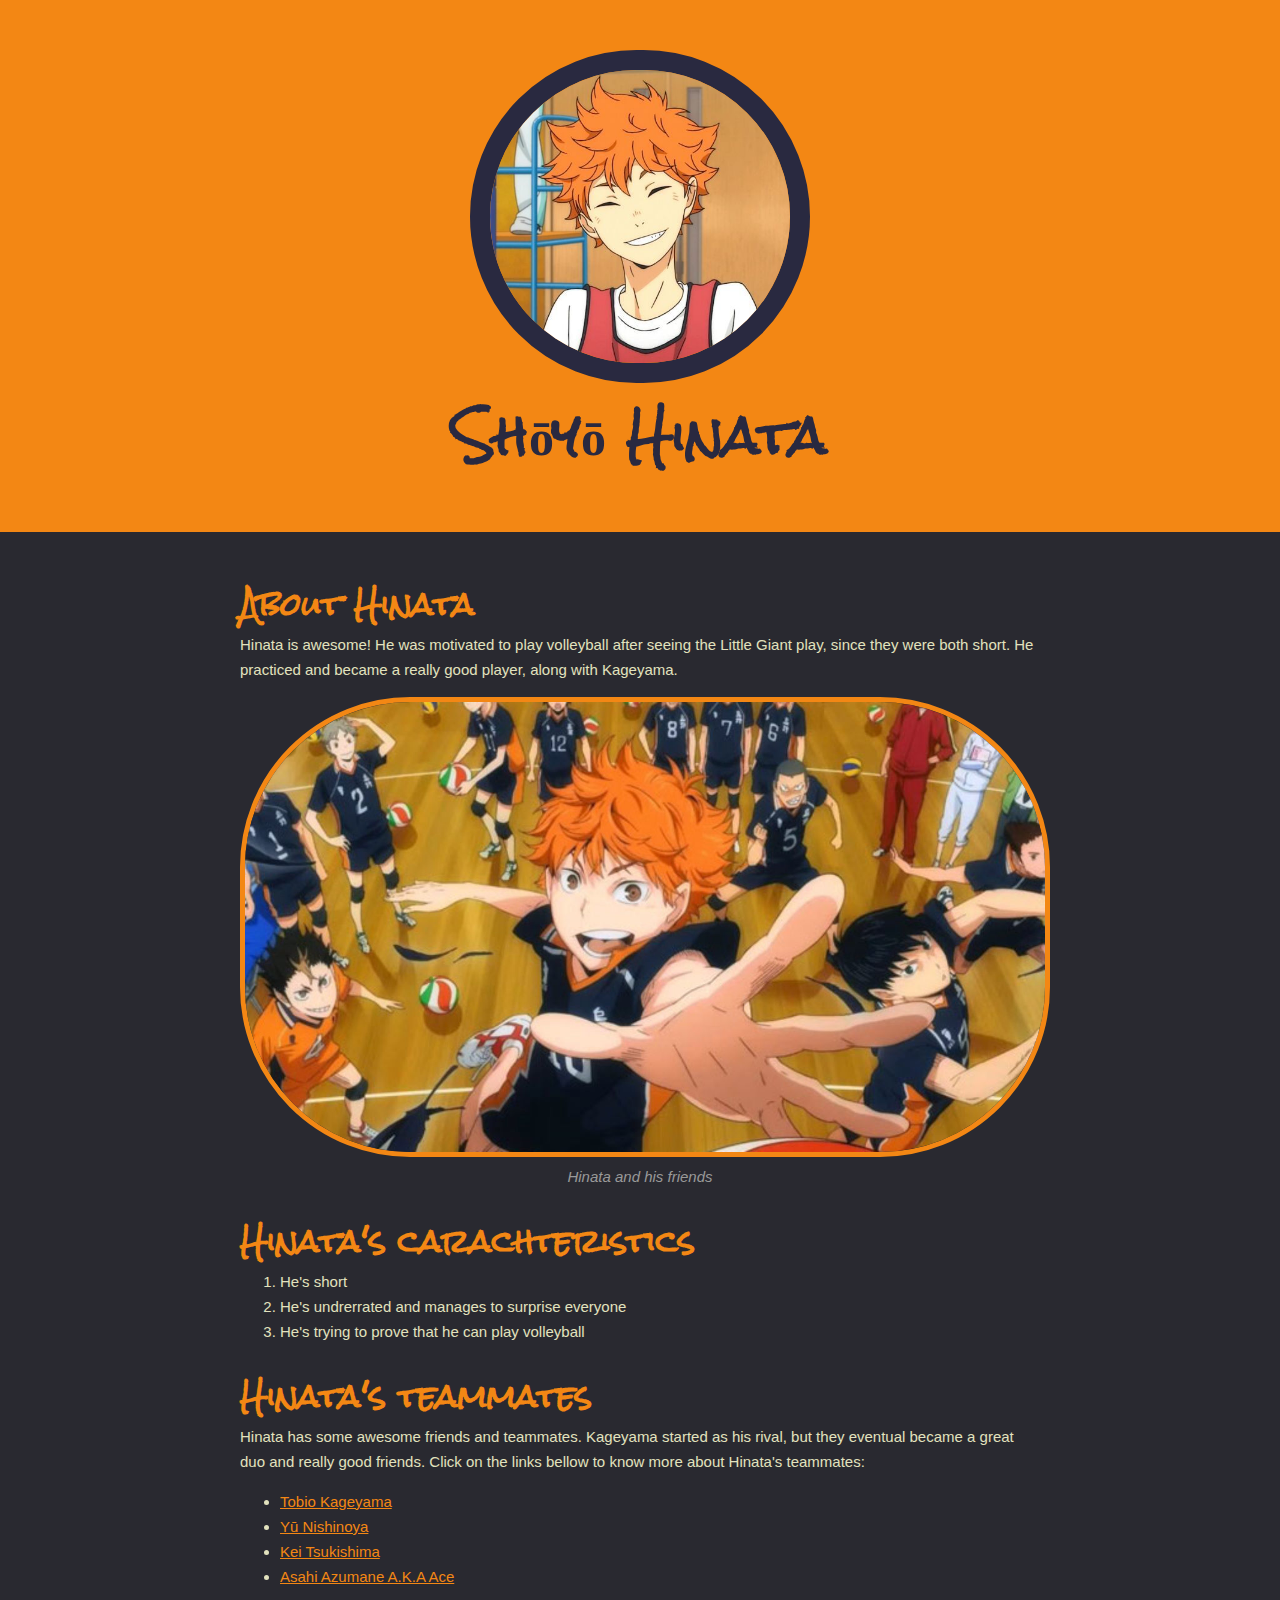
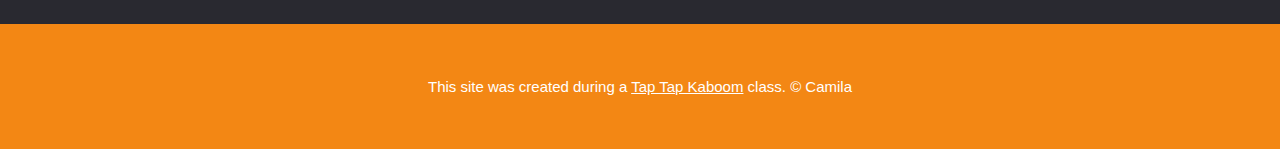
<file: index.html>
<!DOCTYPE html>
<html>
<head>
	<title>Haikyuu</title>
	<link rel="icon" href="img/hinata-avatar.jpeg">
	<link rel="preconnect" href="https://fonts.gstatic.com">
	<link href="https://fonts.googleapis.com/css2?family=Rock+Salt&display=swap" rel="stylesheet">
	<link rel="stylesheet" type="text/css" href="css/hero.css">
</head>
<body>
	<!-- header element -->
	<header>
		<img src="img/hinata-avatar.jpeg">
		<h1>Shōyō Hinata</h1>
	</header>

	<!-- main elememt -->
	<main>
		<h2>About Hinata</h2>
		<p>Hinata is awesome! He was motivated to play volleyball after seeing the Little Giant play, since they were both short. He practiced and became a really good player, along with Kageyama.</p>
		<img src="img/hinata-big.jpeg">
		<p class="caption">Hinata and his friends</p>

		<!-- Characteristics -->
		<h2>Hinata's carachteristics</h2>
		<ol>
			<li>He's short</li>
			<li>He's undrerrated and manages to surprise everyone</li>
			<li>He's trying to prove that he can play volleyball</li>
		</ol>

		<!-- friends -->
		<h2>Hinata's teammates</h2>
		<p>Hinata has some awesome friends and teammates. Kageyama started as his rival, but they eventual became a great duo and really good friends. Click on the links bellow to know more about Hinata's teammates:</p>
		<ul>
			<li><a target="_blank" href="https://haikyuu.fandom.com/wiki/Tobio_Kageyama">Tobio Kageyama</a></li>
			<li><a target="_blank" href="https://haikyuu.fandom.com/wiki/Y%C5%AB_Nishinoya">Yū Nishinoya</a></li>
			<li><a target="_blank" href="https://haikyuu.fandom.com/wiki/Kei_Tsukishima">Kei Tsukishima</a></li>
			<li><a target="_blank" href="https://haikyuu.fandom.com/wiki/Asahi_Azumane">Asahi Azumane A.K.A Ace</a></li>
		</ul>

	</main>

	<!-- Footer element -->
	<footer>
		<p>This site was created during a <a target="_blank" href="https://taptapkaboom.com">Tap Tap Kaboom</a> class. &copy; Camila</p>
	</footer>
</body>
</html>
</file>
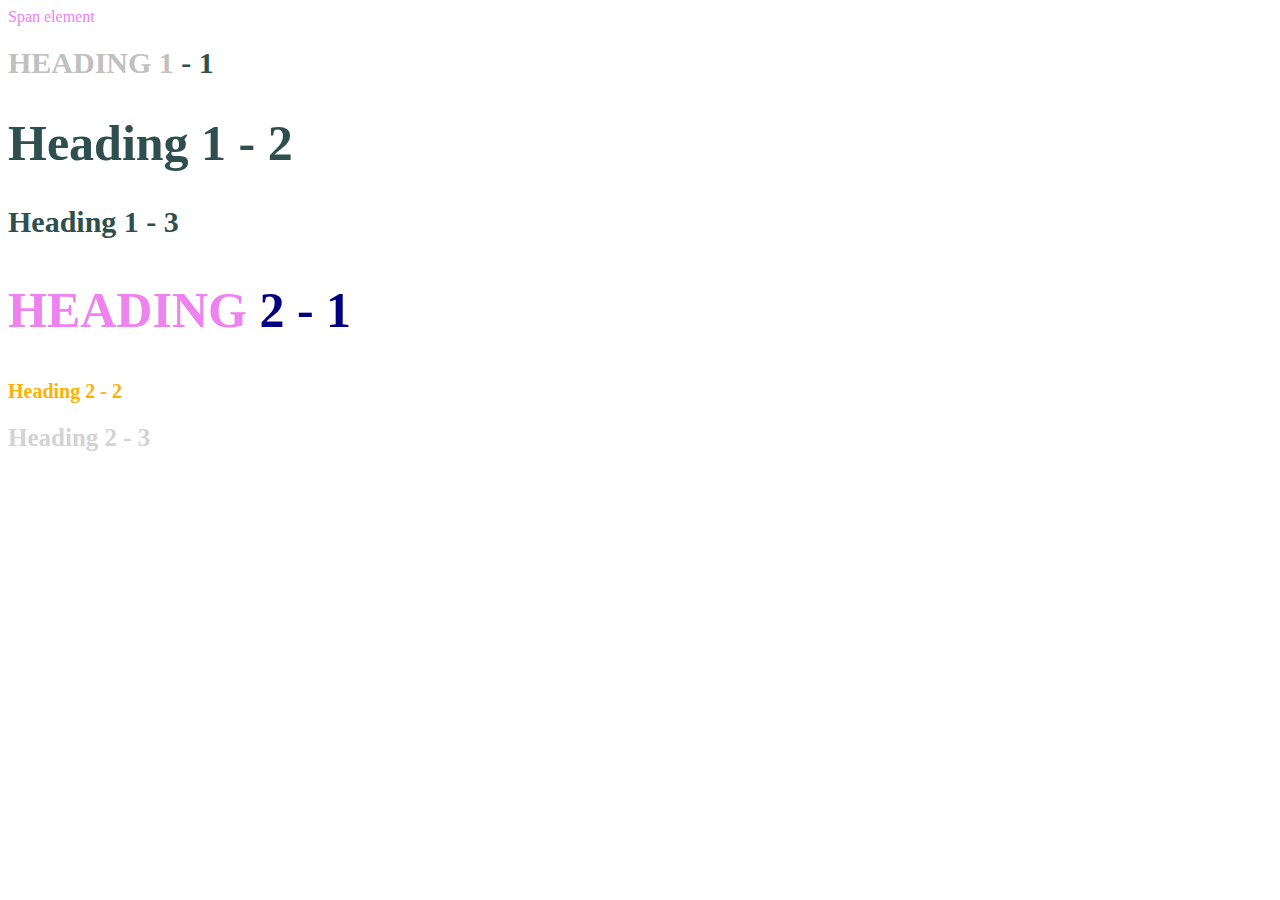
<file: style-test.html>
<!DOCTYPE html>
<html>
<head>
	<!--Site para saber as cores: htmlcolornames.com
	Em vez de escrevermos em todos os headings as suas propriedades de CSS, podemos simplesmente escrevê-las aqui
	Para não termos que estar sempre a escrever isto em todas as páginas e depois não termos que mudar tudo e tal podemos criar um ficheiro css e por tudo lá (style-test e test.css)-->
	<title>Style test</title>
	<style type="text/css">
		h1{
			font-size: 30px;
			color: darkslategray;
		}
		h2{
			font-size: 20px;
			color: #FFB100
		}
		.big{
			font-size: 50px
		}

		.uppercase{
			text-transform: uppercase;
		}

		.big.uppercase{
			color: navy;
		}

		span{
			color: violet;

		}

		h1 span{
			color: silver;
		}
	</style>
</head>
<body>

	<!--Aqui não precisávamos de expecificar todas as cores, basta o que está no heading para cada tipo
	Se expecificarmos num elemento expecífico a cor que queremos, fica essa e não a que está no nead (ex. heading 2-3-->

	<span>Span element</span>
	<h1 class="uppercase"><span>Heading 1</span> - 1</h1>
	<h1 class="big">Heading 1 - 2</h1>
	<h1>Heading 1 - 3</h1>
	<h2 class="big uppercase"><span>Heading</span> 2 - 1</h2>
	<h2>Heading 2 - 2</h2>
	<h2 style="font-size: 25px; color: lightgray">Heading 2 - 3</h2>
</body>
</html>
</file>
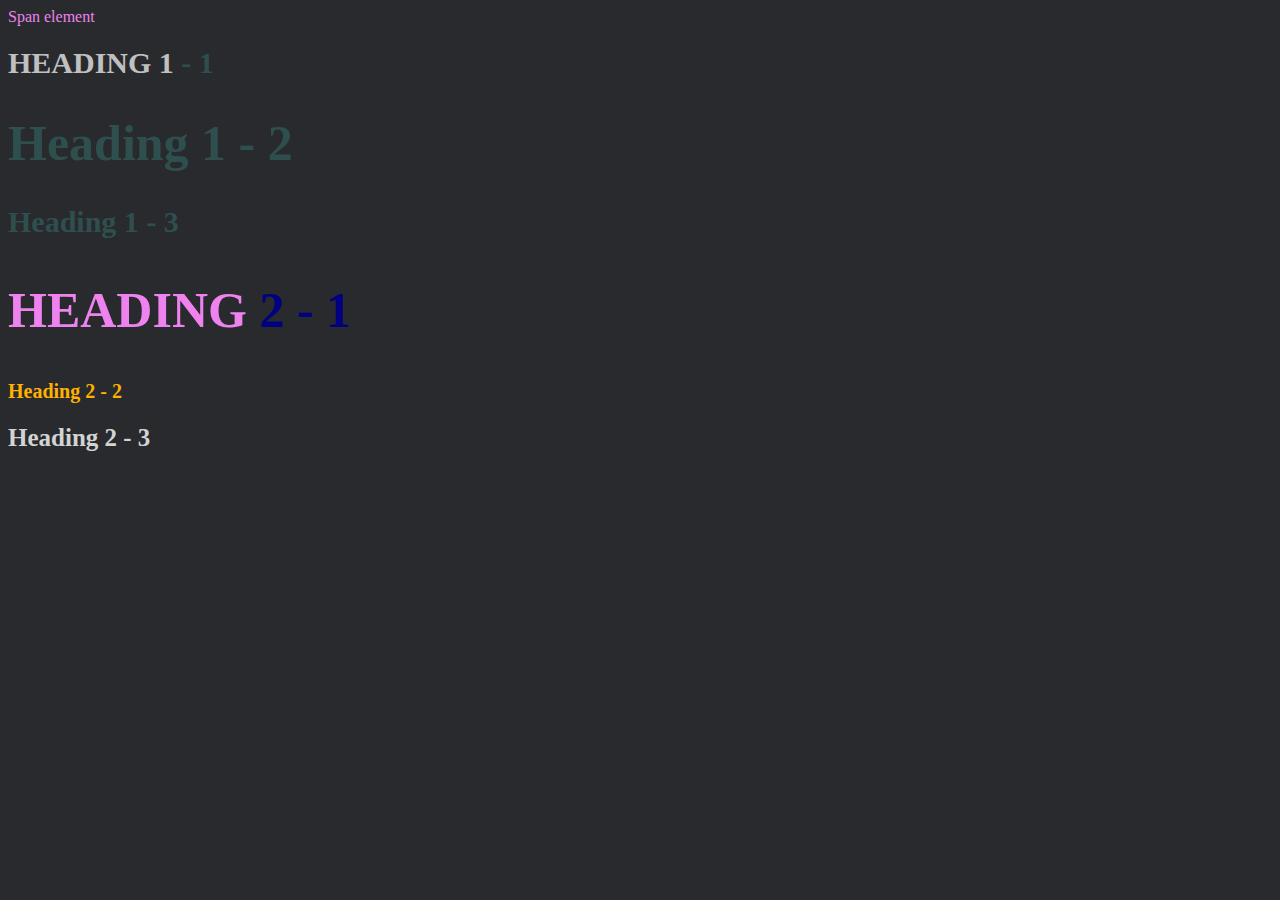
<file: style-test1.html>
<!DOCTYPE html>
<html>
<head>
	<!--Site para saber as cores: htmlcolornames.com
	Em vez de escrevermos em todos os headings as suas propriedades de CSS, podemos simplesmente escrevê-las aqui
	Para não termos que estar sempre a escrever isto em todas as páginas e depois não termos que mudar tudo e tal podemos criar um ficheiro css e por tudo lá (ver style-test para o original)-->
	<title>Style test</title>
	<link rel="stylesheet" type="text/css" href="CSS/test.css">
</head>
<body>

	<!Aqui não precisávamos de expecificar todas as cores, basta o que está no heading para cada tipo>
	<!Se expecificarmos num elemento expecífico a cor que queremos, fica essa e não a que está no nead (ex. heading 2-3>

	<span>Span element</span>
	<h1 class="uppercase"><span>Heading 1</span> - 1</h1>
	<h1 class="big">Heading 1 - 2</h1>
	<h1>Heading 1 - 3</h1>
	<h2 class="big uppercase"><span>Heading</span> 2 - 1</h2>
	<h2>Heading 2 - 2</h2>
	<h2 style="font-size: 25px; color: lightgray">Heading 2 - 3</h2>

</body>
</html>
</file>
<file: css/hero.css>
body{
	margin: 0;
	font-family: Helvetica, Arial, sans-serif;
	font-size: 15px;
	color: #E2E2BE;
	line-height: 25px;
	background-color: #292930;
}

header{
	background-color: #F38714;
	text-align: center;
	padding-top: 50px;
	padding-bottom: 50px;
}

header h1{
	color: #292940;
	font-size: 50px;
}

h1, h2{
	font-family: 'Rock Salt', cursive;
}

header img{
	border-radius: 170px;
	width: 300px;
	border: 20px solid #292940
}

main{
	max-width: 800px;
	margin: 0 auto;
	padding: 20px;
}

main img{
	max-width: 100%;
	border-radius: 170px;
	border: 5px solid #F38714;
}

h2{
	font-size: 30px;
	color: #F38714;
	margin: 40px 0px 10px;
}

a{
	color: #F38714;
}

a:hover{
	color: #E2E2BE;
	opacity: 75%;
}

footer{
	background-color: #F38714;
	text-align: center;
	color: white;
	padding: 50px;
}

footer p{
	margin: 0
	}

footer a{
	color: white;
}

footer a:hover{
	opacity: 50%;
	background-color: transparent;
}

p.caption{
	color: #999999;
	font-style: italic;
	margin-top: 0;
	text-align: center;
}
</file>
<file: CSS/test.css>
body{
	background-color: #282a2d;
}
h1{
	font-size: 30px;
	color: darkslategray;
}
h2{
	font-size: 20px;
	color: #FFB100
}
.big{
	font-size: 50px
}

.uppercase{
	text-transform: uppercase;
}

.big.uppercase{
	color: navy;
}

span{
	color: violet;

}

h1 span{
	color: silver;
}
</file>
